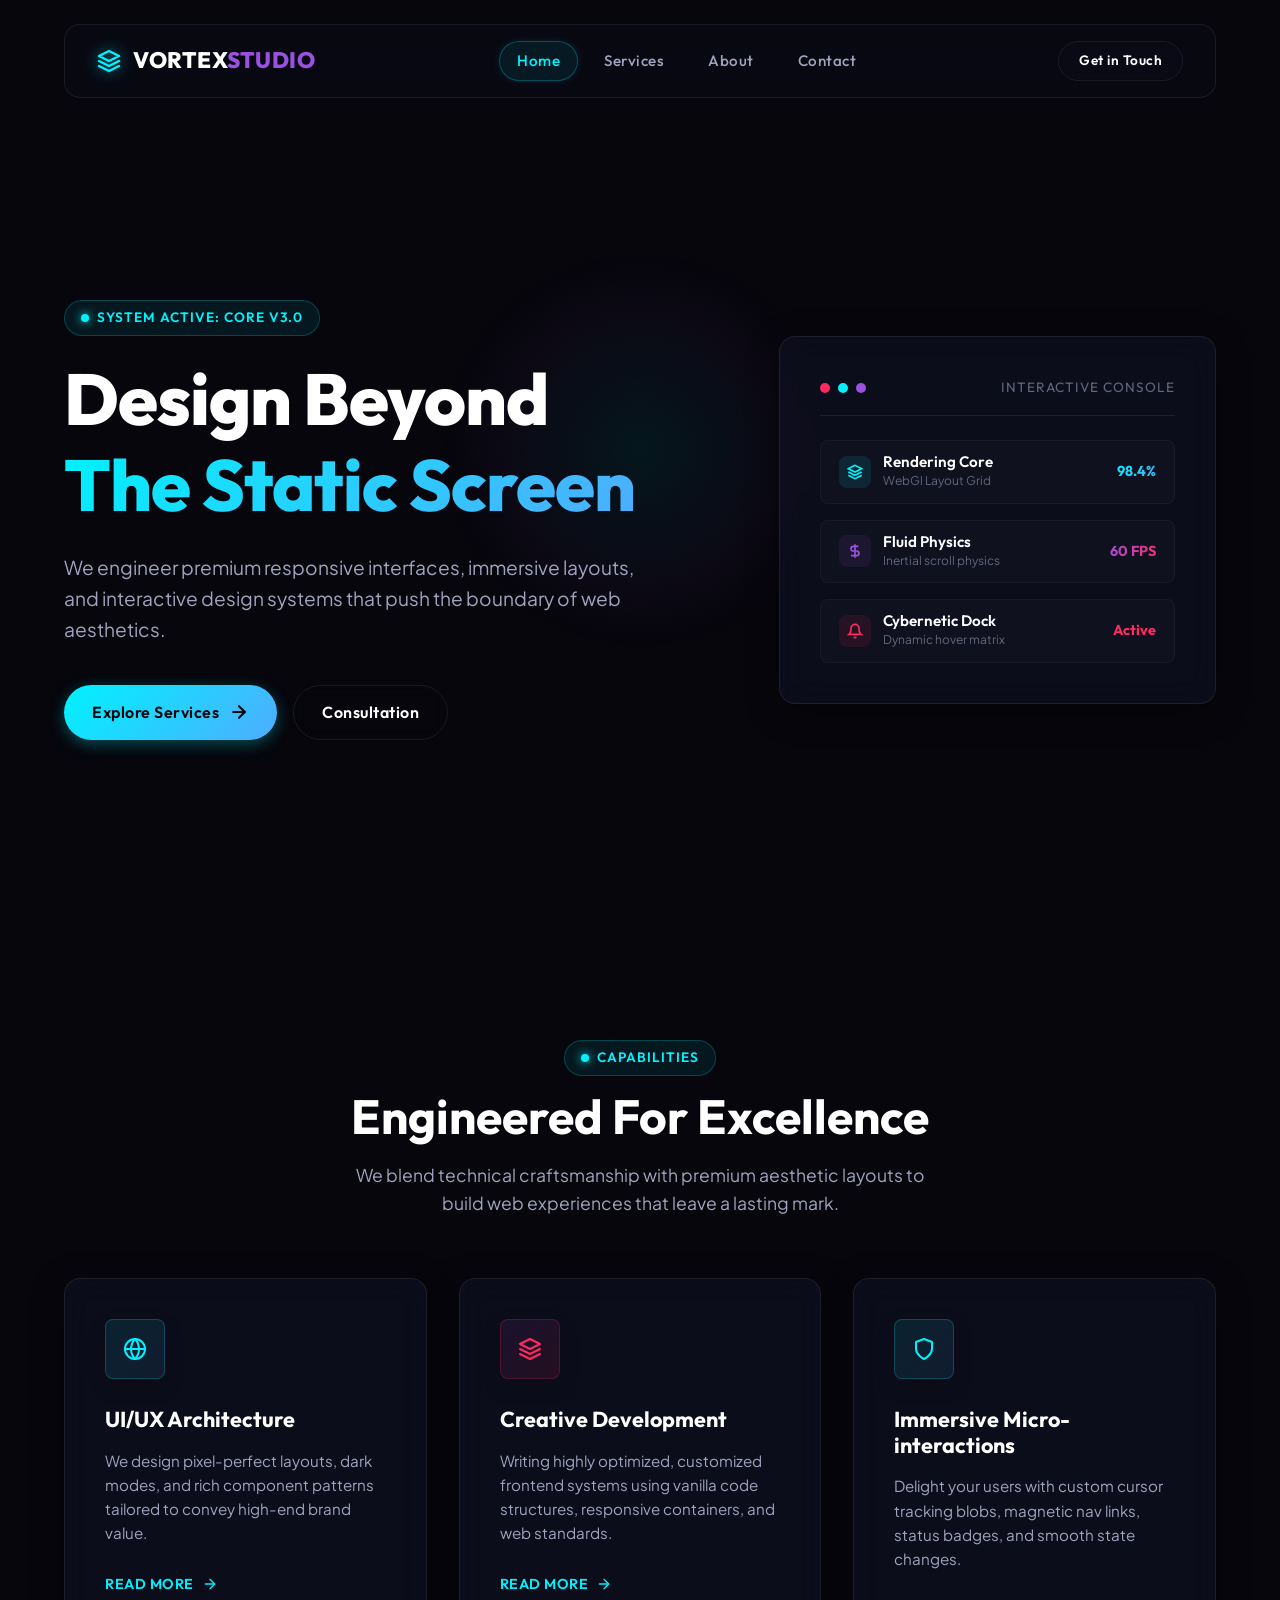
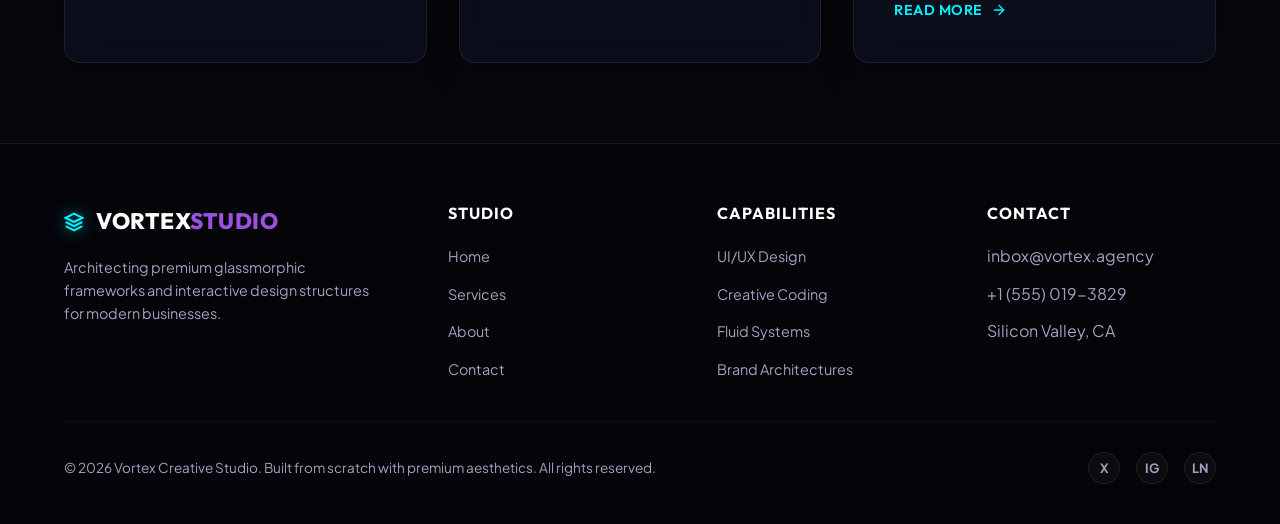
<file: index.html>
<!DOCTYPE html>
<html lang="en">
<head>
  <meta charset="UTF-8">
  <meta name="viewport" content="width=device-width, initial-scale=1.0">
  <title>Vortex Studio | Immersive Digital Architectures</title>
  <meta name="description" content="Vortex Studio builds high-end glassmorphic interfaces, interactive applications, and premium brand designs.">
  <link rel="stylesheet" href="style.css">
</head>
<body>

  <!-- Interactive mouse glow tracking background -->
  <div class="interactive-cursor-glow" id="cursor-glow"></div>

  <!-- HUD Navigation Dock (Fixed & Persistent) -->
  <header class="hud-header" id="main-header">
    <div class="container">
      <nav class="hud-nav" id="hud-navigation">
        <!-- Logo -->
        <a href="index.html" class="hud-logo" id="logo-link">
          <svg width="24" height="24" viewBox="0 0 24 24" fill="none" stroke="currentColor" stroke-width="2.5" stroke-linecap="round" stroke-linejoin="round">
            <path d="M12 2L2 7l10 5 10-5-10-5zM2 17l10 5 10-5M2 12l10 5 10-5"/>
          </svg>
          <span>VORTEX<span>STUDIO</span></span>
        </a>

        <!-- Desktop Navigation Items -->
        <div class="hud-menu-container">
          <ul class="hud-menu" id="hud-menu-list">
            <li><a href="index.html" class="hud-link active" id="link-home">Home</a></li>
            <li><a href="services.html" class="hud-link" id="link-services">Services</a></li>
            <li><a href="about.html" class="hud-link" id="link-about">About</a></li>
            <li><a href="contact.html" class="hud-link" id="link-contact">Contact</a></li>
          </ul>
          <!-- Floating background indicator pill -->
          <div class="nav-indicator-pill" id="nav-indicator"></div>
        </div>

        <!-- Action Button -->
        <div class="hud-actions">
          <a href="contact.html" class="cyber-btn cyber-btn-secondary" style="padding: 8px 20px; font-size: 0.85rem;">Get in Touch</a>
        </div>

        <!-- Hamburger toggle for mobile devices -->
        <button class="hud-hamburger" id="hamburger-btn" aria-label="Toggle Navigation">
          <svg viewBox="0 0 24 24" fill="none" stroke="currentColor" stroke-width="2" stroke-linecap="round">
            <line x1="3" y1="12" x2="21" y2="12" id="line-mid"></line>
            <line x1="3" y1="6" x2="21" y2="6" id="line-top"></line>
            <line x1="3" y1="18" x2="21" y2="18" id="line-bot"></line>
          </svg>
        </button>
      </nav>
    </div>
  </header>

  <!-- Mobile Drawer Overlay -->
  <div class="mobile-drawer" id="mobile-navigation-drawer">
    <ul class="mobile-menu">
      <li><a href="index.html" class="mobile-link active" id="mob-link-home">Home</a></li>
      <li><a href="services.html" class="mobile-link" id="mob-link-services">Services</a></li>
      <li><a href="about.html" class="mobile-link" id="mob-link-about">About</a></li>
      <li><a href="contact.html" class="mobile-link" id="mob-link-contact">Contact</a></li>
      <li style="margin-top: 20px;">
        <a href="contact.html" class="cyber-btn cyber-btn-primary">Initiate Project</a>
      </li>
    </ul>
  </div>

  <!-- Hero Section -->
  <section class="section">
    <div class="container hero-layout">
      <!-- Left Hero Column -->
      <div class="hero-content">
        <div class="status-badge">
          <span></span>System Active: Core v3.0
        </div>
        <h1>Design Beyond <br><span class="text-gradient">The Static Screen</span></h1>
        <p class="subtitle">We engineer premium responsive interfaces, immersive layouts, and interactive design systems that push the boundary of web aesthetics.</p>
        <div class="hero-actions">
          <a href="services.html" class="cyber-btn cyber-btn-primary">Explore Services
            <svg width="20" height="20" viewBox="0 0 24 24" fill="none" stroke="currentColor" stroke-width="2.5" stroke-linecap="round" stroke-linejoin="round">
              <line x1="5" y1="12" x2="19" y2="12"></line>
              <polyline points="12 5 19 12 12 19"></polyline>
            </svg>
          </a>
          <a href="contact.html" class="cyber-btn cyber-btn-secondary">Consultation</a>
        </div>
      </div>

      <!-- Right Interactive Mock HUD Panel -->
      <div class="hero-visual">
        <div class="glass-panel hud-mockup">
          <div class="mockup-header">
            <div class="mockup-dots">
              <span></span>
              <span></span>
              <span></span>
            </div>
            <div class="mockup-title">Interactive Console</div>
          </div>
          <div class="mockup-body">
            <div class="mockup-row">
              <div class="mockup-row-left">
                <div class="mockup-icon">
                  <svg width="16" height="16" viewBox="0 0 24 24" fill="none" stroke="currentColor" stroke-width="2.5">
                    <polygon points="12 2 2 7 12 12 22 7 12 2"></polygon>
                    <polyline points="2 17 12 22 22 17"></polyline>
                    <polyline points="2 12 12 17 22 12"></polyline>
                  </svg>
                </div>
                <div class="mockup-text">
                  <h4>Rendering Core</h4>
                  <p>WebGl Layout Grid</p>
                </div>
              </div>
              <div class="mockup-val text-gradient">98.4%</div>
            </div>
            <div class="mockup-row">
              <div class="mockup-row-left">
                <div class="mockup-icon">
                  <svg width="16" height="16" viewBox="0 0 24 24" fill="none" stroke="currentColor" stroke-width="2.5">
                    <path d="M12 2v20M17 5H9.5a3.5 3.5 0 0 0 0 7h5a3.5 3.5 0 0 1 0 7H6"></path>
                  </svg>
                </div>
                <div class="mockup-text">
                  <h4>Fluid Physics</h4>
                  <p>Inertial scroll physics</p>
                </div>
              </div>
              <div class="mockup-val text-gradient-purple">60 FPS</div>
            </div>
            <div class="mockup-row">
              <div class="mockup-row-left">
                <div class="mockup-icon">
                  <svg width="16" height="16" viewBox="0 0 24 24" fill="none" stroke="currentColor" stroke-width="2.5">
                    <path d="M18 8A6 6 0 0 0 6 8c0 7-3 9-3 9h18s-3-2-3-9M13.73 21a2 2 0 0 1-3.46 0"></path>
                  </svg>
                </div>
                <div class="mockup-text">
                  <h4>Cybernetic Dock</h4>
                  <p>Dynamic hover matrix</p>
                </div>
              </div>
              <div class="mockup-val" style="color: var(--accent-pink);">Active</div>
            </div>
          </div>
        </div>
      </div>
    </div>
  </section>

  <!-- Core Expertise / Features Section -->
  <section class="section" style="padding-top: 60px;">
    <div class="container">
      <div class="section-header">
        <div class="status-badge" style="margin-bottom: 12px;"><span></span>Capabilities</div>
        <h2>Engineered For Excellence</h2>
        <p>We blend technical craftsmanship with premium aesthetic layouts to build web experiences that leave a lasting mark.</p>
      </div>

      <div class="grid-features">
        <!-- Feature 1 -->
        <div class="glass-panel feature-card">
          <div class="feature-card-icon">
            <svg width="24" height="24" viewBox="0 0 24 24" fill="none" stroke="currentColor" stroke-width="2" stroke-linecap="round" stroke-linejoin="round">
              <circle cx="12" cy="12" r="10"></circle>
              <line x1="2" y1="12" x2="22" y2="12"></line>
              <path d="M12 2a15.3 15.3 0 0 1 4 10 15.3 15.3 0 0 1-4 10 15.3 15.3 0 0 1-4-10 15.3 15.3 0 0 1 4-10z"></path>
            </svg>
          </div>
          <h3>UI/UX Architecture</h3>
          <p>We design pixel-perfect layouts, dark modes, and rich component patterns tailored to convey high-end brand value.</p>
          <a href="services.html" class="feature-link">Read More
            <svg width="16" height="16" viewBox="0 0 24 24" fill="none" stroke="currentColor" stroke-width="2" stroke-linecap="round" stroke-linejoin="round">
              <line x1="5" y1="12" x2="19" y2="12"></line>
              <polyline points="12 5 19 12 12 19"></polyline>
            </svg>
          </a>
        </div>

        <!-- Feature 2 -->
        <div class="glass-panel feature-card">
          <div class="feature-card-icon">
            <svg width="24" height="24" viewBox="0 0 24 24" fill="none" stroke="currentColor" stroke-width="2" stroke-linecap="round" stroke-linejoin="round">
              <polygon points="12 2 2 7 12 12 22 7 12 2"></polygon>
              <polyline points="2 17 12 22 22 17"></polyline>
              <polyline points="2 12 12 17 22 12"></polyline>
            </svg>
          </div>
          <h3>Creative Development</h3>
          <p>Writing highly optimized, customized frontend systems using vanilla code structures, responsive containers, and web standards.</p>
          <a href="services.html" class="feature-link">Read More
            <svg width="16" height="16" viewBox="0 0 24 24" fill="none" stroke="currentColor" stroke-width="2" stroke-linecap="round" stroke-linejoin="round">
              <line x1="5" y1="12" x2="19" y2="12"></line>
              <polyline points="12 5 19 12 12 19"></polyline>
            </svg>
          </a>
        </div>

        <!-- Feature 3 -->
        <div class="glass-panel feature-card">
          <div class="feature-card-icon">
            <svg width="24" height="24" viewBox="0 0 24 24" fill="none" stroke="currentColor" stroke-width="2" stroke-linecap="round" stroke-linejoin="round">
              <path d="M12 22s8-4 8-10V5l-8-3-8 3v7c0 6 8 10 8 10z"></path>
            </svg>
          </div>
          <h3>Immersive Micro-interactions</h3>
          <p>Delight your users with custom cursor tracking blobs, magnetic nav links, status badges, and smooth state changes.</p>
          <a href="services.html" class="feature-link">Read More
            <svg width="16" height="16" viewBox="0 0 24 24" fill="none" stroke="currentColor" stroke-width="2" stroke-linecap="round" stroke-linejoin="round">
              <line x1="5" y1="12" x2="19" y2="12"></line>
              <polyline points="12 5 19 12 12 19"></polyline>
            </svg>
          </a>
        </div>
      </div>
    </div>
  </section>

  <!-- Footer -->
  <footer class="footer">
    <div class="container">
      <div class="footer-top">
        <div class="footer-brand">
          <a href="index.html" class="hud-logo">
            <svg width="20" height="20" viewBox="0 0 24 24" fill="none" stroke="currentColor" stroke-width="2.5">
              <path d="M12 2L2 7l10 5 10-5-10-5zM2 17l10 5 10-5M2 12l10 5 10-5"/>
            </svg>
            <span>VORTEX<span>STUDIO</span></span>
          </a>
          <p>Architecting premium glassmorphic frameworks and interactive design structures for modern businesses.</p>
        </div>
        <div class="footer-links">
          <h4>Studio</h4>
          <ul>
            <li><a href="index.html">Home</a></li>
            <li><a href="services.html">Services</a></li>
            <li><a href="about.html">About</a></li>
            <li><a href="contact.html">Contact</a></li>
          </ul>
        </div>
        <div class="footer-links">
          <h4>Capabilities</h4>
          <ul>
            <li><a href="services.html">UI/UX Design</a></li>
            <li><a href="services.html">Creative Coding</a></li>
            <li><a href="services.html">Fluid Systems</a></li>
            <li><a href="services.html">Brand Architectures</a></li>
          </ul>
        </div>
        <div class="footer-links">
          <h4>Contact</h4>
          <ul>
            <li><span style="color: var(--text-secondary);">inbox@vortex.agency</span></li>
            <li><span style="color: var(--text-secondary);">+1 (555) 019-3829</span></li>
            <li><span style="color: var(--text-secondary);">Silicon Valley, CA</span></li>
          </ul>
        </div>
      </div>
      <div class="footer-bottom">
        <p>&copy; 2026 Vortex Creative Studio. Built from scratch with premium aesthetics. All rights reserved.</p>
        <div class="footer-socials">
          <a href="#" class="team-social-link"><span style="font-size: 0.8rem; font-weight: bold;">X</span></a>
          <a href="#" class="team-social-link"><span style="font-size: 0.8rem; font-weight: bold;">IG</span></a>
          <a href="#" class="team-social-link"><span style="font-size: 0.8rem; font-weight: bold;">LN</span></a>
        </div>
      </div>
    </div>
  </footer>

  <script src="script.js"></script>
</body>
</html>
</file>
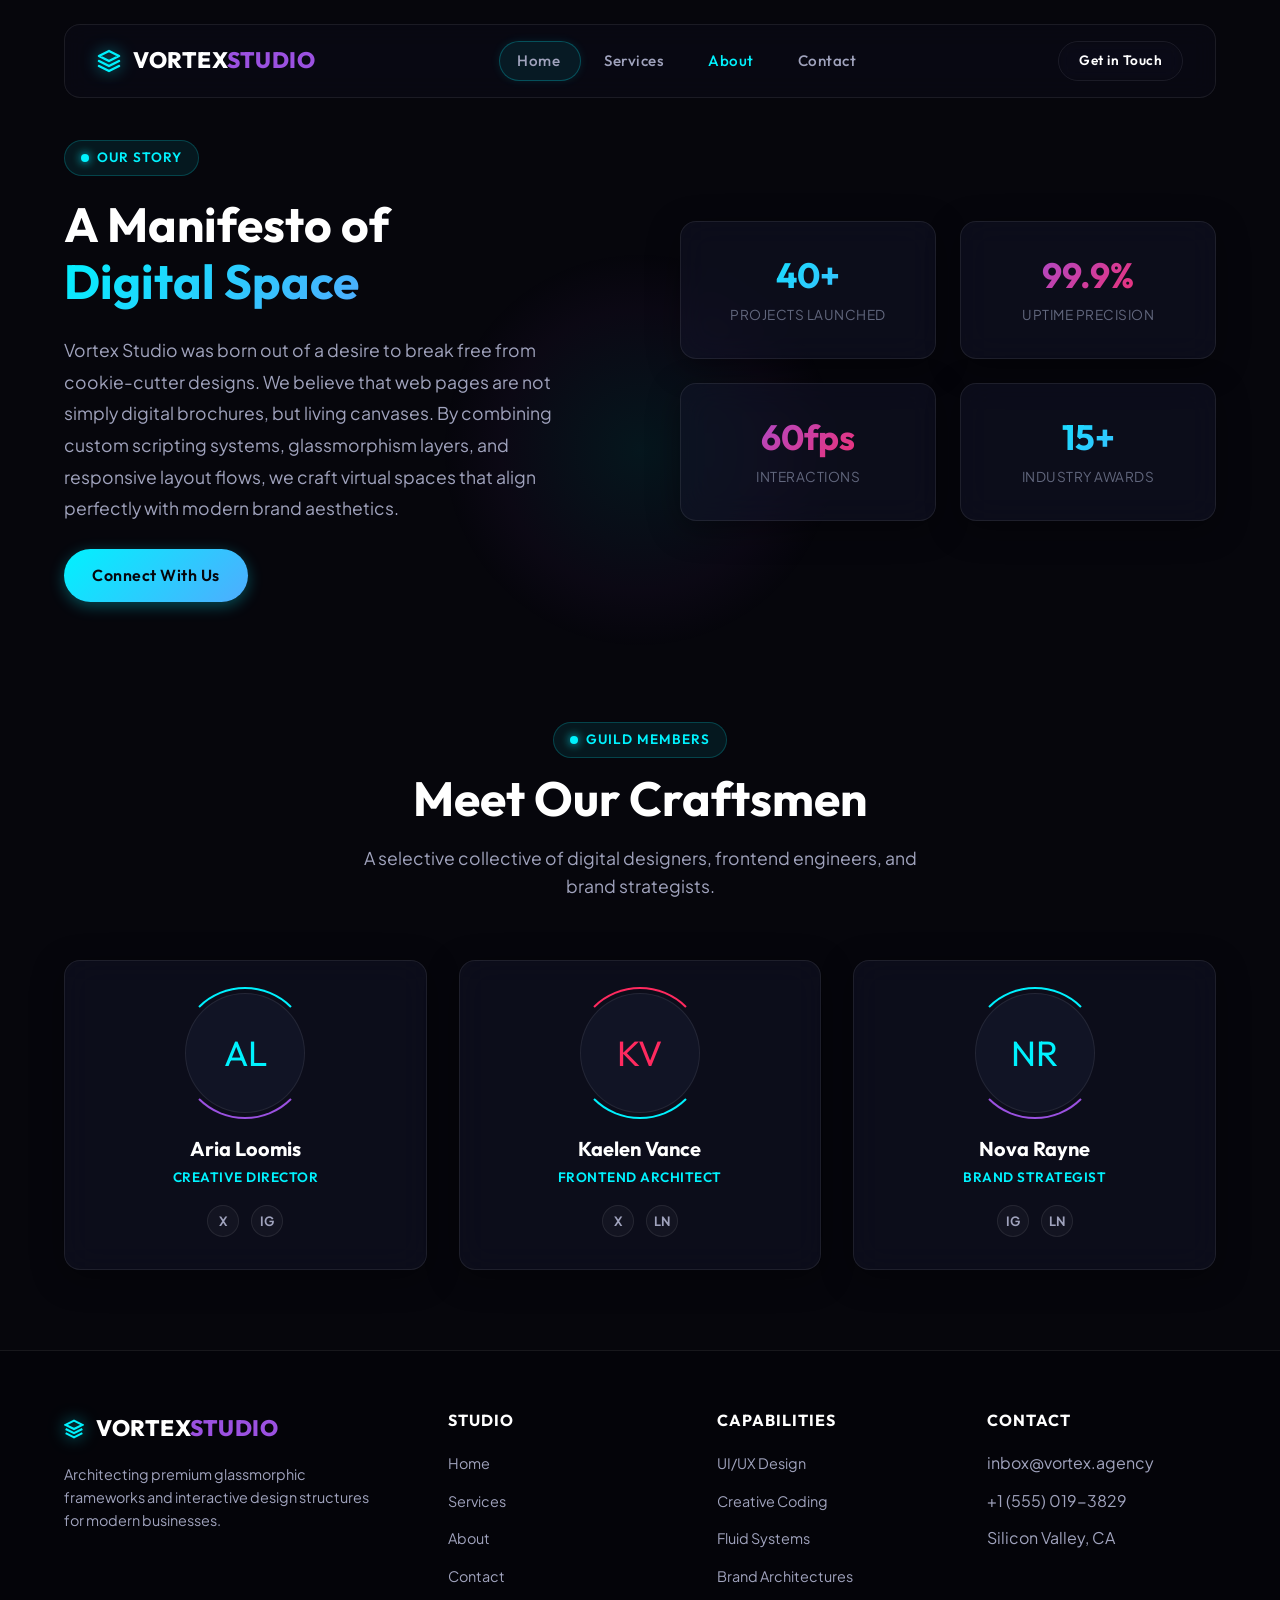
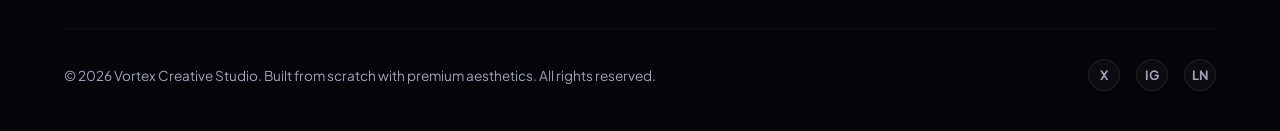
<file: about.html>
<!DOCTYPE html>
<html lang="en">
<head>
  <meta charset="UTF-8">
  <meta name="viewport" content="width=device-width, initial-scale=1.0">
  <title>Vortex Studio | About Us</title>
  <meta name="description" content="Learn about Vortex Studio, our design manifesto, creative philosophy, and our team of digital craftsmen.">
  <link rel="stylesheet" href="style.css">
</head>
<body>

  <!-- Interactive mouse glow tracking background -->
  <div class="interactive-cursor-glow" id="cursor-glow"></div>

  <!-- HUD Navigation Dock (Fixed & Persistent) -->
  <header class="hud-header" id="main-header">
    <div class="container">
      <nav class="hud-nav" id="hud-navigation">
        <!-- Logo -->
        <a href="index.html" class="hud-logo" id="logo-link">
          <svg width="24" height="24" viewBox="0 0 24 24" fill="none" stroke="currentColor" stroke-width="2.5" stroke-linecap="round" stroke-linejoin="round">
            <path d="M12 2L2 7l10 5 10-5-10-5zM2 17l10 5 10-5M2 12l10 5 10-5"/>
          </svg>
          <span>VORTEX<span>STUDIO</span></span>
        </a>

        <!-- Desktop Navigation Items -->
        <div class="hud-menu-container">
          <ul class="hud-menu" id="hud-menu-list">
            <li><a href="index.html" class="hud-link" id="link-home">Home</a></li>
            <li><a href="services.html" class="hud-link" id="link-services">Services</a></li>
            <li><a href="about.html" class="hud-link active" id="link-about">About</a></li>
            <li><a href="contact.html" class="hud-link" id="link-contact">Contact</a></li>
          </ul>
          <!-- Floating background indicator pill -->
          <div class="nav-indicator-pill" id="nav-indicator"></div>
        </div>

        <!-- Action Button -->
        <div class="hud-actions">
          <a href="contact.html" class="cyber-btn cyber-btn-secondary" style="padding: 8px 20px; font-size: 0.85rem;">Get in Touch</a>
        </div>

        <!-- Hamburger toggle for mobile devices -->
        <button class="hud-hamburger" id="hamburger-btn" aria-label="Toggle Navigation">
          <svg viewBox="0 0 24 24" fill="none" stroke="currentColor" stroke-width="2" stroke-linecap="round">
            <line x1="3" y1="12" x2="21" y2="12" id="line-mid"></line>
            <line x1="3" y1="6" x2="21" y2="6" id="line-top"></line>
            <line x1="3" y1="18" x2="21" y2="18" id="line-bot"></line>
          </svg>
        </button>
      </nav>
    </div>
  </header>

  <!-- Mobile Drawer Overlay -->
  <div class="mobile-drawer" id="mobile-navigation-drawer">
    <ul class="mobile-menu">
      <li><a href="index.html" class="mobile-link" id="mob-link-home">Home</a></li>
      <li><a href="services.html" class="mobile-link" id="mob-link-services">Services</a></li>
      <li><a href="about.html" class="mobile-link active" id="mob-link-about">About</a></li>
      <li><a href="contact.html" class="mobile-link" id="mob-link-contact">Contact</a></li>
      <li style="margin-top: 20px;">
        <a href="contact.html" class="cyber-btn cyber-btn-primary">Initiate Project</a>
      </li>
    </ul>
  </div>

  <!-- About Section -->
  <section class="section">
    <div class="container">
      <div class="about-grid-manifesto">
        <!-- Manifesto Left -->
        <div>
          <div class="status-badge"><span></span>Our Story</div>
          <h2>A Manifesto of <br><span class="text-gradient">Digital Space</span></h2>
          <p style="margin: 24px 0; font-size: 1.1rem; line-height: 1.8;">Vortex Studio was born out of a desire to break free from cookie-cutter designs. We believe that web pages are not simply digital brochures, but living canvases. By combining custom scripting systems, glassmorphism layers, and responsive layout flows, we craft virtual spaces that align perfectly with modern brand aesthetics.</p>
          <a href="contact.html" class="cyber-btn cyber-btn-primary">Connect With Us</a>
        </div>

        <!-- Stats Grid Right -->
        <div class="stats-card-group">
          <div class="glass-panel stat-mini-card">
            <h3 class="text-gradient">40+</h3>
            <p>Projects Launched</p>
          </div>
          <div class="glass-panel stat-mini-card">
            <h3 class="text-gradient-purple">99.9%</h3>
            <p>Uptime Precision</p>
          </div>
          <div class="glass-panel stat-mini-card">
            <h3 class="text-gradient-purple">60fps</h3>
            <p>Interactions</p>
          </div>
          <div class="glass-panel stat-mini-card">
            <h3 class="text-gradient">15+</h3>
            <p>Industry Awards</p>
          </div>
        </div>
      </div>
    </div>
  </section>

  <!-- Team Members Section -->
  <section class="section" style="padding-top: 40px;">
    <div class="container">
      <div class="section-header">
        <div class="status-badge" style="margin-bottom: 12px;"><span></span>Guild members</div>
        <h2>Meet Our Craftsmen</h2>
        <p>A selective collective of digital designers, frontend engineers, and brand strategists.</p>
      </div>

      <div class="team-grid">
        <!-- Team 1 -->
        <div class="glass-panel team-card">
          <div class="team-avatar-wrapper">
            <div class="team-avatar-ring"></div>
            <div class="team-avatar">AL</div>
          </div>
          <h3>Aria Loomis</h3>
          <p>Creative Director</p>
          <div class="team-socials">
            <a href="#" class="team-social-link"><span style="font-size: 0.8rem; font-weight: bold;">X</span></a>
            <a href="#" class="team-social-link"><span style="font-size: 0.8rem; font-weight: bold;">IG</span></a>
          </div>
        </div>

        <!-- Team 2 -->
        <div class="glass-panel team-card">
          <div class="team-avatar-wrapper">
            <div class="team-avatar-ring" style="border-top-color: var(--accent-pink); border-bottom-color: var(--accent-cyan);"></div>
            <div class="team-avatar" style="color: var(--accent-pink);">KV</div>
          </div>
          <h3>Kaelen Vance</h3>
          <p>Frontend Architect</p>
          <div class="team-socials">
            <a href="#" class="team-social-link"><span style="font-size: 0.8rem; font-weight: bold;">X</span></a>
            <a href="#" class="team-social-link"><span style="font-size: 0.8rem; font-weight: bold;">LN</span></a>
          </div>
        </div>

        <!-- Team 3 -->
        <div class="glass-panel team-card">
          <div class="team-avatar-wrapper">
            <div class="team-avatar-ring"></div>
            <div class="team-avatar">NR</div>
          </div>
          <h3>Nova Rayne</h3>
          <p>Brand Strategist</p>
          <div class="team-socials">
            <a href="#" class="team-social-link"><span style="font-size: 0.8rem; font-weight: bold;">IG</span></a>
            <a href="#" class="team-social-link"><span style="font-size: 0.8rem; font-weight: bold;">LN</span></a>
          </div>
        </div>
      </div>
    </div>
  </section>

  <!-- Footer -->
  <footer class="footer">
    <div class="container">
      <div class="footer-top">
        <div class="footer-brand">
          <a href="index.html" class="hud-logo">
            <svg width="20" height="20" viewBox="0 0 24 24" fill="none" stroke="currentColor" stroke-width="2.5">
              <path d="M12 2L2 7l10 5 10-5-10-5zM2 17l10 5 10-5M2 12l10 5 10-5"/>
            </svg>
            <span>VORTEX<span>STUDIO</span></span>
          </a>
          <p>Architecting premium glassmorphic frameworks and interactive design structures for modern businesses.</p>
        </div>
        <div class="footer-links">
          <h4>Studio</h4>
          <ul>
            <li><a href="index.html">Home</a></li>
            <li><a href="services.html">Services</a></li>
            <li><a href="about.html">About</a></li>
            <li><a href="contact.html">Contact</a></li>
          </ul>
        </div>
        <div class="footer-links">
          <h4>Capabilities</h4>
          <ul>
            <li><a href="services.html">UI/UX Design</a></li>
            <li><a href="services.html">Creative Coding</a></li>
            <li><a href="services.html">Fluid Systems</a></li>
            <li><a href="services.html">Brand Architectures</a></li>
          </ul>
        </div>
        <div class="footer-links">
          <h4>Contact</h4>
          <ul>
            <li><span style="color: var(--text-secondary);">inbox@vortex.agency</span></li>
            <li><span style="color: var(--text-secondary);">+1 (555) 019-3829</span></li>
            <li><span style="color: var(--text-secondary);">Silicon Valley, CA</span></li>
          </ul>
        </div>
      </div>
      <div class="footer-bottom">
        <p>&copy; 2026 Vortex Creative Studio. Built from scratch with premium aesthetics. All rights reserved.</p>
        <div class="footer-socials">
          <a href="#" class="team-social-link"><span style="font-size: 0.8rem; font-weight: bold;">X</span></a>
          <a href="#" class="team-social-link"><span style="font-size: 0.8rem; font-weight: bold;">IG</span></a>
          <a href="#" class="team-social-link"><span style="font-size: 0.8rem; font-weight: bold;">LN</span></a>
        </div>
      </div>
    </div>
  </footer>

  <script src="script.js"></script>
</body>
</html>
</file>
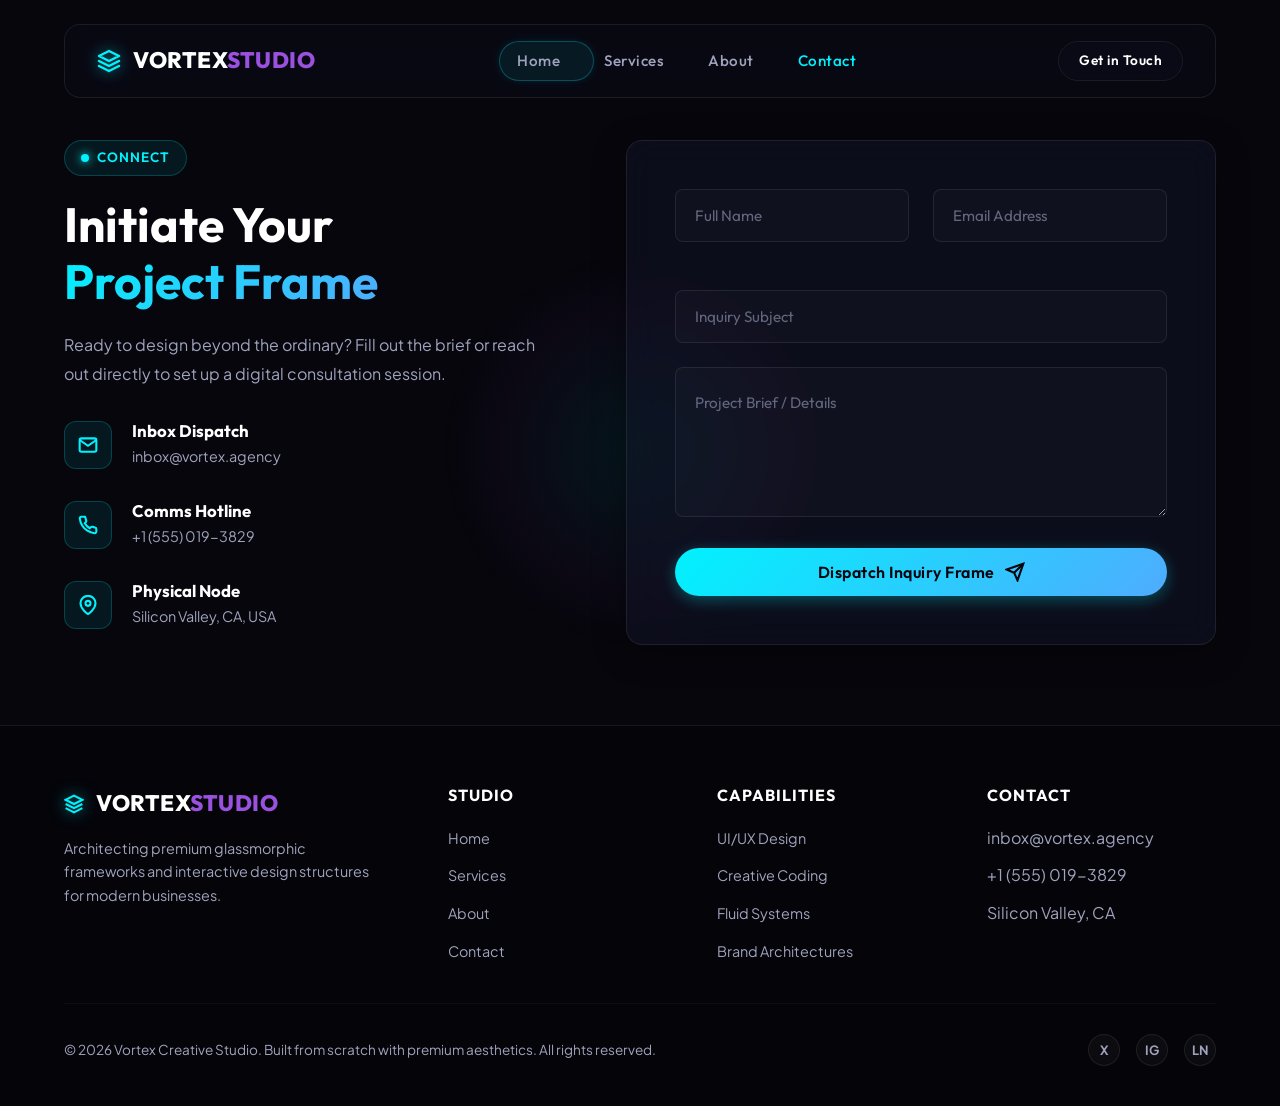
<file: contact.html>
<!DOCTYPE html>
<html lang="en">
<head>
  <meta charset="UTF-8">
  <meta name="viewport" content="width=device-width, initial-scale=1.0">
  <title>Vortex Studio | Contact & Inquiry</title>
  <meta name="description" content="Get in touch with Vortex Studio. Submit inquiries, project briefs, or consultation requests.">
  <link rel="stylesheet" href="style.css">
</head>
<body>

  <!-- Interactive mouse glow tracking background -->
  <div class="interactive-cursor-glow" id="cursor-glow"></div>

  <!-- HUD Navigation Dock (Fixed & Persistent) -->
  <header class="hud-header" id="main-header">
    <div class="container">
      <nav class="hud-nav" id="hud-navigation">
        <!-- Logo -->
        <a href="index.html" class="hud-logo" id="logo-link">
          <svg width="24" height="24" viewBox="0 0 24 24" fill="none" stroke="currentColor" stroke-width="2.5" stroke-linecap="round" stroke-linejoin="round">
            <path d="M12 2L2 7l10 5 10-5-10-5zM2 17l10 5 10-5M2 12l10 5 10-5"/>
          </svg>
          <span>VORTEX<span>STUDIO</span></span>
        </a>

        <!-- Desktop Navigation Items -->
        <div class="hud-menu-container">
          <ul class="hud-menu" id="hud-menu-list">
            <li><a href="index.html" class="hud-link" id="link-home">Home</a></li>
            <li><a href="services.html" class="hud-link" id="link-services">Services</a></li>
            <li><a href="about.html" class="hud-link" id="link-about">About</a></li>
            <li><a href="contact.html" class="hud-link active" id="link-contact">Contact</a></li>
          </ul>
          <!-- Floating background indicator pill -->
          <div class="nav-indicator-pill" id="nav-indicator"></div>
        </div>

        <!-- Action Button -->
        <div class="hud-actions">
          <a href="contact.html" class="cyber-btn cyber-btn-secondary" style="padding: 8px 20px; font-size: 0.85rem;">Get in Touch</a>
        </div>

        <!-- Hamburger toggle for mobile devices -->
        <button class="hud-hamburger" id="hamburger-btn" aria-label="Toggle Navigation">
          <svg viewBox="0 0 24 24" fill="none" stroke="currentColor" stroke-width="2" stroke-linecap="round">
            <line x1="3" y1="12" x2="21" y2="12" id="line-mid"></line>
            <line x1="3" y1="6" x2="21" y2="6" id="line-top"></line>
            <line x1="3" y1="18" x2="21" y2="18" id="line-bot"></line>
          </svg>
        </button>
      </nav>
    </div>
  </header>

  <!-- Mobile Drawer Overlay -->
  <div class="mobile-drawer" id="mobile-navigation-drawer">
    <ul class="mobile-menu">
      <li><a href="index.html" class="mobile-link" id="mob-link-home">Home</a></li>
      <li><a href="services.html" class="mobile-link" id="mob-link-services">Services</a></li>
      <li><a href="about.html" class="mobile-link" id="mob-link-about">About</a></li>
      <li><a href="contact.html" class="mobile-link active" id="mob-link-contact">Contact</a></li>
      <li style="margin-top: 20px;">
        <a href="contact.html" class="cyber-btn cyber-btn-primary">Initiate Project</a>
      </li>
    </ul>
  </div>

  <!-- Contact Section -->
  <section class="section">
    <div class="container contact-layout">
      <!-- Contact Info Left -->
      <div class="contact-info">
        <div>
          <div class="status-badge"><span></span>Connect</div>
          <h2>Initiate Your <br><span class="text-gradient">Project Frame</span></h2>
          <p style="margin-top: 20px; line-height: 1.8;">Ready to design beyond the ordinary? Fill out the brief or reach out directly to set up a digital consultation session.</p>
        </div>

        <!-- Contact Detail Cards -->
        <div class="contact-card-item">
          <div class="contact-card-icon">
            <svg width="20" height="20" viewBox="0 0 24 24" fill="none" stroke="currentColor" stroke-width="2.5">
              <path d="M4 4h16c1.1 0 2 .9 2 2v12c0 1.1-.9 2-2 2H4c-1.1 0-2-.9-2-2V6c0-1.1.9-2 2-2z"></path>
              <polyline points="22,6 12,13 2,6"></polyline>
            </svg>
          </div>
          <div class="contact-card-detail">
            <h4>Inbox Dispatch</h4>
            <p>inbox@vortex.agency</p>
          </div>
        </div>

        <div class="contact-card-item">
          <div class="contact-card-icon">
            <svg width="20" height="20" viewBox="0 0 24 24" fill="none" stroke="currentColor" stroke-width="2.5">
              <path d="M22 16.92v3a2 2 0 0 1-2.18 2 19.79 19.79 0 0 1-8.63-3.07 19.5 19.5 0 0 1-6-6 19.79 19.79 0 0 1-3.07-8.67A2 2 0 0 1 4.11 2h3a2 2 0 0 1 2 1.72 12.84 12.84 0 0 0 .7 2.81 2 2 0 0 1-.45 2.11L8.09 9.91a16 16 0 0 0 6 6l1.27-1.27a2 2 0 0 1 2.11-.45 12.84 12.84 0 0 0 2.81.7A2 2 0 0 1 22 16.92z"></path>
            </svg>
          </div>
          <div class="contact-card-detail">
            <h4>Comms Hotline</h4>
            <p>+1 (555) 019-3829</p>
          </div>
        </div>

        <div class="contact-card-item">
          <div class="contact-card-icon">
            <svg width="20" height="20" viewBox="0 0 24 24" fill="none" stroke="currentColor" stroke-width="2.5">
              <path d="M21 10c0 7-9 13-9 13s-9-6-9-13a9 9 0 0 1 18 0z"></path>
              <circle cx="12" cy="10" r="3"></circle>
            </svg>
          </div>
          <div class="contact-card-detail">
            <h4>Physical Node</h4>
            <p>Silicon Valley, CA, USA</p>
          </div>
        </div>
      </div>

      <!-- Contact Form Right -->
      <div class="glass-panel contact-form-panel">
        <form id="project-inquiry-form" novalidate>
          <div class="form-group-grid">
            <!-- Full Name -->
            <div class="form-field">
              <input type="text" id="form-name" class="form-input" placeholder=" " required>
              <label for="form-name" class="form-label">Full Name</label>
              <div class="form-feedback" id="feedback-name">Please specify your name.</div>
            </div>

            <!-- Email Address -->
            <div class="form-field">
              <input type="email" id="form-email" class="form-input" placeholder=" " required>
              <label for="form-email" class="form-label">Email Address</label>
              <div class="form-feedback" id="feedback-email">Please specify a valid email.</div>
            </div>
          </div>

          <!-- Subject -->
          <div class="form-field">
            <input type="text" id="form-subject" class="form-input" placeholder=" " required>
            <label for="form-subject" class="form-label">Inquiry Subject</label>
            <div class="form-feedback" id="feedback-subject">Specify the subject of inquiry.</div>
          </div>

          <!-- Project Brief -->
          <div class="form-field">
            <textarea id="form-message" class="form-input" placeholder=" " required></textarea>
            <label for="form-message" class="form-label">Project Brief / Details</label>
            <div class="form-feedback" id="feedback-message">Please provide some details.</div>
          </div>

          <!-- Submit Button -->
          <button type="submit" class="cyber-btn cyber-btn-primary" style="width: 100%; justify-content: center;">
            Dispatch Inquiry Frame
            <svg width="20" height="20" viewBox="0 0 24 24" fill="none" stroke="currentColor" stroke-width="2.5">
              <line x1="22" y1="2" x2="11" y2="13"></line>
              <polygon points="22 2 15 22 11 13 2 9 22 2"></polygon>
            </svg>
          </button>
        </form>
      </div>
    </div>
  </section>

  <!-- Footer -->
  <footer class="footer">
    <div class="container">
      <div class="footer-top">
        <div class="footer-brand">
          <a href="index.html" class="hud-logo">
            <svg width="20" height="20" viewBox="0 0 24 24" fill="none" stroke="currentColor" stroke-width="2.5">
              <path d="M12 2L2 7l10 5 10-5-10-5zM2 17l10 5 10-5M2 12l10 5 10-5"/>
            </svg>
            <span>VORTEX<span>STUDIO</span></span>
          </a>
          <p>Architecting premium glassmorphic frameworks and interactive design structures for modern businesses.</p>
        </div>
        <div class="footer-links">
          <h4>Studio</h4>
          <ul>
            <li><a href="index.html">Home</a></li>
            <li><a href="services.html">Services</a></li>
            <li><a href="about.html">About</a></li>
            <li><a href="contact.html">Contact</a></li>
          </ul>
        </div>
        <div class="footer-links">
          <h4>Capabilities</h4>
          <ul>
            <li><a href="services.html">UI/UX Design</a></li>
            <li><a href="services.html">Creative Coding</a></li>
            <li><a href="services.html">Fluid Systems</a></li>
            <li><a href="services.html">Brand Architectures</a></li>
          </ul>
        </div>
        <div class="footer-links">
          <h4>Contact</h4>
          <ul>
            <li><span style="color: var(--text-secondary);">inbox@vortex.agency</span></li>
            <li><span style="color: var(--text-secondary);">+1 (555) 019-3829</span></li>
            <li><span style="color: var(--text-secondary);">Silicon Valley, CA</span></li>
          </ul>
        </div>
      </div>
      <div class="footer-bottom">
        <p>&copy; 2026 Vortex Creative Studio. Built from scratch with premium aesthetics. All rights reserved.</p>
        <div class="footer-socials">
          <a href="#" class="team-social-link"><span style="font-size: 0.8rem; font-weight: bold;">X</span></a>
          <a href="#" class="team-social-link"><span style="font-size: 0.8rem; font-weight: bold;">IG</span></a>
          <a href="#" class="team-social-link"><span style="font-size: 0.8rem; font-weight: bold;">LN</span></a>
        </div>
      </div>
    </div>
  </footer>

  <script src="script.js"></script>
</body>
</html>
</file>
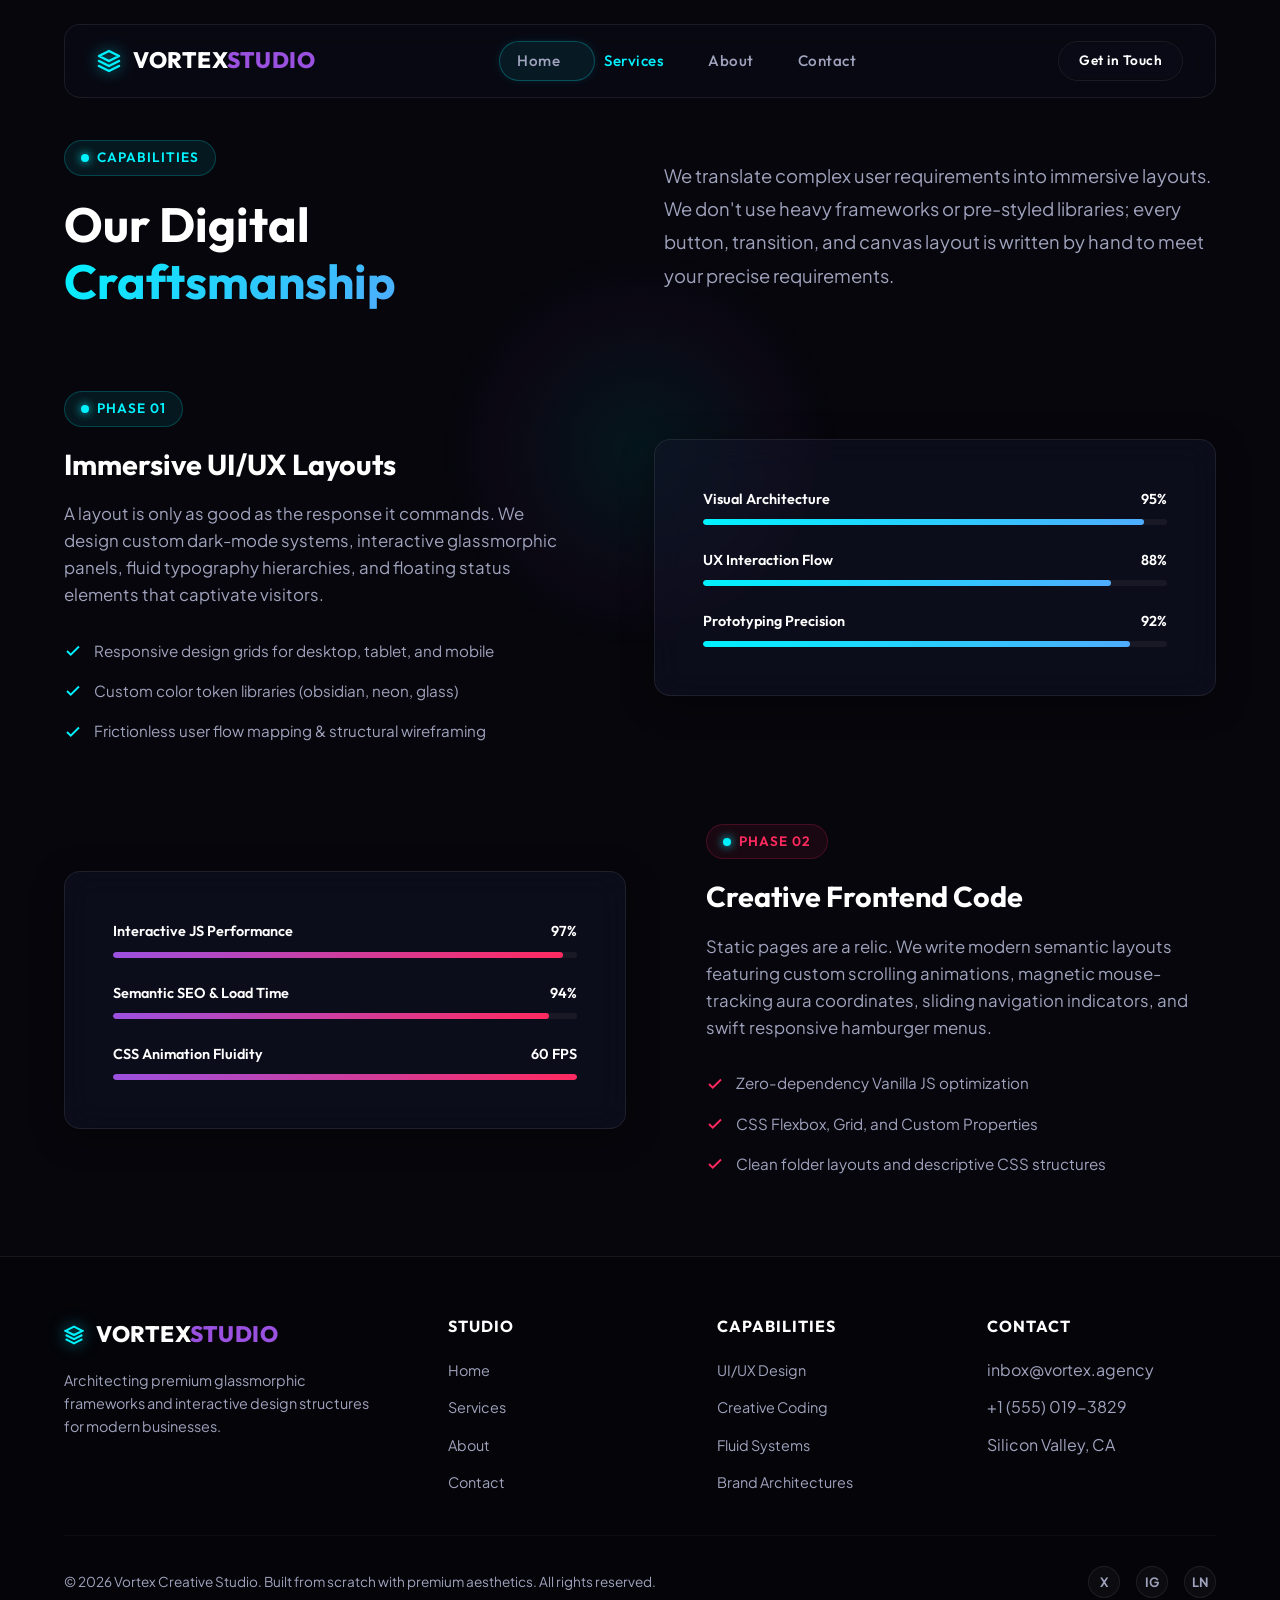
<file: services.html>
<!DOCTYPE html>
<html lang="en">
<head>
  <meta charset="UTF-8">
  <meta name="viewport" content="width=device-width, initial-scale=1.0">
  <title>Vortex Studio | Services & Capabilities</title>
  <meta name="description" content="Explore our premium services: UI/UX design, custom frontend development, brand architectures, and smooth interactive web application layouts.">
  <link rel="stylesheet" href="style.css">
</head>
<body>

  <!-- Interactive mouse glow tracking background -->
  <div class="interactive-cursor-glow" id="cursor-glow"></div>

  <!-- HUD Navigation Dock (Fixed & Persistent) -->
  <header class="hud-header" id="main-header">
    <div class="container">
      <nav class="hud-nav" id="hud-navigation">
        <!-- Logo -->
        <a href="index.html" class="hud-logo" id="logo-link">
          <svg width="24" height="24" viewBox="0 0 24 24" fill="none" stroke="currentColor" stroke-width="2.5" stroke-linecap="round" stroke-linejoin="round">
            <path d="M12 2L2 7l10 5 10-5-10-5zM2 17l10 5 10-5M2 12l10 5 10-5"/>
          </svg>
          <span>VORTEX<span>STUDIO</span></span>
        </a>

        <!-- Desktop Navigation Items -->
        <div class="hud-menu-container">
          <ul class="hud-menu" id="hud-menu-list">
            <li><a href="index.html" class="hud-link" id="link-home">Home</a></li>
            <li><a href="services.html" class="hud-link active" id="link-services">Services</a></li>
            <li><a href="about.html" class="hud-link" id="link-about">About</a></li>
            <li><a href="contact.html" class="hud-link" id="link-contact">Contact</a></li>
          </ul>
          <!-- Floating background indicator pill -->
          <div class="nav-indicator-pill" id="nav-indicator"></div>
        </div>

        <!-- Action Button -->
        <div class="hud-actions">
          <a href="contact.html" class="cyber-btn cyber-btn-secondary" style="padding: 8px 20px; font-size: 0.85rem;">Get in Touch</a>
        </div>

        <!-- Hamburger toggle for mobile devices -->
        <button class="hud-hamburger" id="hamburger-btn" aria-label="Toggle Navigation">
          <svg viewBox="0 0 24 24" fill="none" stroke="currentColor" stroke-width="2" stroke-linecap="round">
            <line x1="3" y1="12" x2="21" y2="12" id="line-mid"></line>
            <line x1="3" y1="6" x2="21" y2="6" id="line-top"></line>
            <line x1="3" y1="18" x2="21" y2="18" id="line-bot"></line>
          </svg>
        </button>
      </nav>
    </div>
  </header>

  <!-- Mobile Drawer Overlay -->
  <div class="mobile-drawer" id="mobile-navigation-drawer">
    <ul class="mobile-menu">
      <li><a href="index.html" class="mobile-link" id="mob-link-home">Home</a></li>
      <li><a href="services.html" class="mobile-link active" id="mob-link-services">Services</a></li>
      <li><a href="about.html" class="mobile-link" id="mob-link-about">About</a></li>
      <li><a href="contact.html" class="mobile-link" id="mob-link-contact">Contact</a></li>
      <li style="margin-top: 20px;">
        <a href="contact.html" class="cyber-btn cyber-btn-primary">Initiate Project</a>
      </li>
    </ul>
  </div>

  <!-- Services Section -->
  <section class="section">
    <div class="container">
      <div class="services-intro">
        <div>
          <div class="status-badge"><span></span>Capabilities</div>
          <h2>Our Digital <br><span class="text-gradient">Craftsmanship</span></h2>
        </div>
        <div>
          <p style="font-size: 1.15rem; line-height: 1.8;">We translate complex user requirements into immersive layouts. We don't use heavy frameworks or pre-styled libraries; every button, transition, and canvas layout is written by hand to meet your precise requirements.</p>
        </div>
      </div>

      <!-- Detailed Service Rows -->
      <div class="services-grid-detailed">
        <!-- Row 1: UI/UX -->
        <div class="service-row-item">
          <div class="service-row-content">
            <div class="status-badge"><span></span>Phase 01</div>
            <h3>Immersive UI/UX Layouts</h3>
            <p>A layout is only as good as the response it commands. We design custom dark-mode systems, interactive glassmorphic panels, fluid typography hierarchies, and floating status elements that captivate visitors.</p>
            <ul class="service-features-list">
              <li>
                <svg width="18" height="18" viewBox="0 0 24 24" fill="none" stroke="currentColor" stroke-width="2.5">
                  <polyline points="20 6 9 17 4 12"></polyline>
                </svg>
                Responsive design grids for desktop, tablet, and mobile
              </li>
              <li>
                <svg width="18" height="18" viewBox="0 0 24 24" fill="none" stroke="currentColor" stroke-width="2.5">
                  <polyline points="20 6 9 17 4 12"></polyline>
                </svg>
                Custom color token libraries (obsidian, neon, glass)
              </li>
              <li>
                <svg width="18" height="18" viewBox="0 0 24 24" fill="none" stroke="currentColor" stroke-width="2.5">
                  <polyline points="20 6 9 17 4 12"></polyline>
                </svg>
                Frictionless user flow mapping & structural wireframing
              </li>
            </ul>
          </div>
          <div class="service-row-visual">
            <div class="glass-panel">
              <div class="service-metric-bar">
                <div class="metric-header">
                  <span>Visual Architecture</span>
                  <span>95%</span>
                </div>
                <div class="metric-track">
                  <div class="metric-fill" data-percent="95%"></div>
                </div>
              </div>
              <div class="service-metric-bar">
                <div class="metric-header">
                  <span>UX Interaction Flow</span>
                  <span>88%</span>
                </div>
                <div class="metric-track">
                  <div class="metric-fill" data-percent="88%"></div>
                </div>
              </div>
              <div class="service-metric-bar">
                <div class="metric-header">
                  <span>Prototyping Precision</span>
                  <span>92%</span>
                </div>
                <div class="metric-track">
                  <div class="metric-fill" data-percent="92%"></div>
                </div>
              </div>
            </div>
          </div>
        </div>

        <!-- Row 2: Development -->
        <div class="service-row-item">
          <div class="service-row-visual">
            <div class="glass-panel">
              <div class="service-metric-bar">
                <div class="metric-header">
                  <span>Interactive JS Performance</span>
                  <span>97%</span>
                </div>
                <div class="metric-track">
                  <div class="metric-fill" data-percent="97%"></div>
                </div>
              </div>
              <div class="service-metric-bar">
                <div class="metric-header">
                  <span>Semantic SEO & Load Time</span>
                  <span>94%</span>
                </div>
                <div class="metric-track">
                  <div class="metric-fill" data-percent="94%"></div>
                </div>
              </div>
              <div class="service-metric-bar">
                <div class="metric-header">
                  <span>CSS Animation Fluidity</span>
                  <span>60 FPS</span>
                </div>
                <div class="metric-track">
                  <div class="metric-fill" data-percent="100%"></div>
                </div>
              </div>
            </div>
          </div>
          <div class="service-row-content">
            <div class="status-badge" style="background: rgba(255, 42, 95, 0.08); border-color: rgba(255, 42, 95, 0.2); color: var(--accent-pink);"><span></span>Phase 02</div>
            <h3>Creative Frontend Code</h3>
            <p>Static pages are a relic. We write modern semantic layouts featuring custom scrolling animations, magnetic mouse-tracking aura coordinates, sliding navigation indicators, and swift responsive hamburger menus.</p>
            <ul class="service-features-list">
              <li>
                <svg width="18" height="18" viewBox="0 0 24 24" fill="none" stroke="currentColor" stroke-width="2.5" style="color: var(--accent-pink);">
                  <polyline points="20 6 9 17 4 12"></polyline>
                </svg>
                Zero-dependency Vanilla JS optimization
              </li>
              <li>
                <svg width="18" height="18" viewBox="0 0 24 24" fill="none" stroke="currentColor" stroke-width="2.5" style="color: var(--accent-pink);">
                  <polyline points="20 6 9 17 4 12"></polyline>
                </svg>
                CSS Flexbox, Grid, and Custom Properties
              </li>
              <li>
                <svg width="18" height="18" viewBox="0 0 24 24" fill="none" stroke="currentColor" stroke-width="2.5" style="color: var(--accent-pink);">
                  <polyline points="20 6 9 17 4 12"></polyline>
                </svg>
                Clean folder layouts and descriptive CSS structures
              </li>
            </ul>
          </div>
        </div>
      </div>
    </div>
  </section>

  <!-- Footer -->
  <footer class="footer">
    <div class="container">
      <div class="footer-top">
        <div class="footer-brand">
          <a href="index.html" class="hud-logo">
            <svg width="20" height="20" viewBox="0 0 24 24" fill="none" stroke="currentColor" stroke-width="2.5">
              <path d="M12 2L2 7l10 5 10-5-10-5zM2 17l10 5 10-5M2 12l10 5 10-5"/>
            </svg>
            <span>VORTEX<span>STUDIO</span></span>
          </a>
          <p>Architecting premium glassmorphic frameworks and interactive design structures for modern businesses.</p>
        </div>
        <div class="footer-links">
          <h4>Studio</h4>
          <ul>
            <li><a href="index.html">Home</a></li>
            <li><a href="services.html">Services</a></li>
            <li><a href="about.html">About</a></li>
            <li><a href="contact.html">Contact</a></li>
          </ul>
        </div>
        <div class="footer-links">
          <h4>Capabilities</h4>
          <ul>
            <li><a href="services.html">UI/UX Design</a></li>
            <li><a href="services.html">Creative Coding</a></li>
            <li><a href="services.html">Fluid Systems</a></li>
            <li><a href="services.html">Brand Architectures</a></li>
          </ul>
        </div>
        <div class="footer-links">
          <h4>Contact</h4>
          <ul>
            <li><span style="color: var(--text-secondary);">inbox@vortex.agency</span></li>
            <li><span style="color: var(--text-secondary);">+1 (555) 019-3829</span></li>
            <li><span style="color: var(--text-secondary);">Silicon Valley, CA</span></li>
          </ul>
        </div>
      </div>
      <div class="footer-bottom">
        <p>&copy; 2026 Vortex Creative Studio. Built from scratch with premium aesthetics. All rights reserved.</p>
        <div class="footer-socials">
          <a href="#" class="team-social-link"><span style="font-size: 0.8rem; font-weight: bold;">X</span></a>
          <a href="#" class="team-social-link"><span style="font-size: 0.8rem; font-weight: bold;">IG</span></a>
          <a href="#" class="team-social-link"><span style="font-size: 0.8rem; font-weight: bold;">LN</span></a>
        </div>
      </div>
    </div>
  </footer>

  <script src="script.js"></script>
</body>
</html>
</file>
<file: style.css>
@import url('https://fonts.googleapis.com/css2?family=Outfit:wght@300;400;500;600;700;800&family=Plus+Jakarta+Sans:wght@300;400;500;600;700&display=swap');

/* ==========================================================================
   1. DESIGN SYSTEM & VARIABLE TOKENS
   ========================================================================== */
:root {
  /* Color Palette */
  --bg-deep: #06060c;
  --bg-obsidian: rgba(13, 14, 27, 0.7);
  --bg-card: rgba(22, 24, 45, 0.45);
  
  --accent-cyan: #00f2fe;
  --accent-blue: #4facfe;
  --accent-purple: #9b51e0;
  --accent-pink: #ff2a5f;
  
  /* Gradients */
  --grad-cyan-blue: linear-gradient(135deg, var(--accent-cyan) 0%, var(--accent-blue) 100%);
  --grad-purple-pink: linear-gradient(135deg, var(--accent-purple) 0%, var(--accent-pink) 100%);
  --grad-dark-hud: linear-gradient(180deg, rgba(13, 14, 27, 0.85) 0%, rgba(6, 6, 12, 0.95) 100%);
  
  /* Typography */
  --font-display: 'Outfit', sans-serif;
  --font-body: 'Plus Jakarta Sans', sans-serif;
  
  /* Text Colors */
  --text-primary: #ffffff;
  --text-secondary: #a0a3bd;
  --text-muted: #62677d;
  
  /* Shadows & Borders */
  --border-glass: rgba(255, 255, 255, 0.08);
  --border-glass-hover: rgba(0, 242, 254, 0.35);
  --shadow-neon-cyan: 0 0 25px rgba(0, 242, 254, 0.15);
  --shadow-neon-pink: 0 0 25px rgba(255, 42, 95, 0.15);
  --shadow-glass: 0 8px 32px 0 rgba(0, 0, 0, 0.37);
  
  /* Misc & Transitions */
  --radius-sm: 8px;
  --radius-md: 16px;
  --radius-lg: 24px;
  --transition-smooth: all 0.4s cubic-bezier(0.16, 1, 0.3, 1);
  --transition-fast: all 0.2s ease;
}

/* ==========================================================================
   2. RESET & BASE STYLES
   ========================================================================== */
*, *::before, *::after {
  box-sizing: border-box;
  margin: 0;
  padding: 0;
}

html {
  scroll-behavior: smooth;
  font-size: 16px;
}

body {
  background-color: var(--bg-deep);
  color: var(--text-primary);
  font-family: var(--font-body);
  overflow-x: hidden;
  line-height: 1.6;
  position: relative;
}

/* Interactive Cursor Glow Element */
.interactive-cursor-glow {
  position: fixed;
  top: 0;
  left: 0;
  width: 400px;
  height: 400px;
  background: radial-gradient(circle, rgba(0, 242, 254, 0.07) 0%, rgba(155, 81, 224, 0.04) 50%, transparent 70%);
  border-radius: 50%;
  pointer-events: none;
  z-index: 1;
  transform: translate(-50%, -50%);
  transition: width 0.3s, height 0.3s;
  will-change: transform;
}

/* Custom Scrollbar */
::-webkit-scrollbar {
  width: 10px;
}
::-webkit-scrollbar-track {
  background: var(--bg-deep);
}
::-webkit-scrollbar-thumb {
  background: rgba(255, 255, 255, 0.1);
  border-radius: 5px;
  border: 2px solid var(--bg-deep);
}
::-webkit-scrollbar-thumb:hover {
  background: var(--grad-cyan-blue);
}

/* ==========================================================================
   3. TYPOGRAPHY & UTILITIES
   ========================================================================== */
h1, h2, h3, h4, h5, h6 {
  font-family: var(--font-display);
  font-weight: 700;
  color: var(--text-primary);
  line-height: 1.2;
}

h1 { font-size: clamp(2.5rem, 6vw, 4.5rem); }
h2 { font-size: clamp(2rem, 4vw, 3rem); }
h3 { font-size: clamp(1.5rem, 3vw, 2rem); }

a {
  color: inherit;
  text-decoration: none;
  transition: var(--transition-fast);
}

p {
  color: var(--text-secondary);
}

.text-gradient {
  background: var(--grad-cyan-blue);
  -webkit-background-clip: text;
  -webkit-text-fill-color: transparent;
}

.text-gradient-purple {
  background: var(--grad-purple-pink);
  -webkit-background-clip: text;
  -webkit-text-fill-color: transparent;
}

.container {
  width: 100%;
  max-width: 1200px;
  margin: 0 auto;
  padding: 0 24px;
  position: relative;
  z-index: 2;
}

/* Glassmorphism Panel */
.glass-panel {
  background: var(--bg-card);
  backdrop-filter: blur(16px);
  -webkit-backdrop-filter: blur(16px);
  border: 1px solid var(--border-glass);
  border-radius: var(--radius-md);
  box-shadow: var(--shadow-glass);
  transition: var(--transition-smooth);
}
.glass-panel:hover {
  border-color: var(--border-glass-hover);
  box-shadow: var(--shadow-neon-cyan);
}

/* Cyber Button */
.cyber-btn {
  display: inline-flex;
  align-items: center;
  gap: 10px;
  padding: 14px 28px;
  font-family: var(--font-display);
  font-size: 1rem;
  font-weight: 600;
  letter-spacing: 0.5px;
  border-radius: 50px;
  transition: var(--transition-smooth);
  cursor: pointer;
  position: relative;
  overflow: hidden;
  z-index: 1;
}

.cyber-btn-primary {
  background: var(--grad-cyan-blue);
  color: var(--bg-deep);
  border: none;
  box-shadow: 0 4px 15px rgba(0, 242, 254, 0.3);
}

.cyber-btn-primary:hover {
  transform: translateY(-2px);
  box-shadow: 0 6px 20px rgba(0, 242, 254, 0.5), var(--shadow-neon-cyan);
}

.cyber-btn-secondary {
  background: transparent;
  color: var(--text-primary);
  border: 1px solid var(--border-glass);
  backdrop-filter: blur(8px);
}

.cyber-btn-secondary:hover {
  border-color: var(--accent-cyan);
  background: rgba(0, 242, 254, 0.05);
  transform: translateY(-2px);
  box-shadow: var(--shadow-neon-cyan);
}

/* Cyber Badge */
.status-badge {
  display: inline-flex;
  align-items: center;
  gap: 8px;
  background: rgba(0, 242, 254, 0.08);
  border: 1px solid rgba(0, 242, 254, 0.2);
  color: var(--accent-cyan);
  padding: 6px 16px;
  border-radius: 30px;
  font-family: var(--font-display);
  font-size: 0.85rem;
  font-weight: 600;
  letter-spacing: 1px;
  text-transform: uppercase;
  margin-bottom: 20px;
}
.status-badge span {
  width: 8px;
  height: 8px;
  border-radius: 50%;
  background-color: var(--accent-cyan);
  box-shadow: 0 0 10px var(--accent-cyan);
  animation: pulse-glow 1.5s infinite;
}

/* ==========================================================================
   4. HEADER & HUD NAVIGATION (CORE FEATURE)
   ========================================================================== */
.hud-header {
  position: fixed;
  top: 0;
  left: 0;
  width: 100%;
  z-index: 1000;
  padding: 24px 0;
  transition: var(--transition-smooth);
}

/* Scrolled Nav Morph */
.hud-header.scrolled {
  padding: 12px 0;
}

.hud-header.scrolled .hud-nav {
  background: rgba(6, 6, 12, 0.85);
  backdrop-filter: blur(20px);
  -webkit-backdrop-filter: blur(20px);
  border-color: rgba(0, 242, 254, 0.2);
  box-shadow: var(--shadow-neon-cyan), 0 10px 30px rgba(0,0,0,0.5);
  border-radius: 50px;
  padding: 10px 24px;
}

.hud-nav {
  display: flex;
  align-items: center;
  justify-content: space-between;
  background: rgba(22, 24, 45, 0.2);
  backdrop-filter: blur(12px);
  -webkit-backdrop-filter: blur(12px);
  border: 1px solid var(--border-glass);
  border-radius: var(--radius-md);
  padding: 16px 32px;
  transition: var(--transition-smooth);
  position: relative;
}

/* Logo Design */
.hud-logo {
  display: flex;
  align-items: center;
  gap: 12px;
  font-family: var(--font-display);
  font-size: 1.4rem;
  font-weight: 800;
  letter-spacing: 0.5px;
  z-index: 1001;
}
.hud-logo svg {
  color: var(--accent-cyan);
  filter: drop-shadow(0 0 8px rgba(0, 242, 254, 0.6));
  transition: var(--transition-smooth);
}
.hud-logo:hover svg {
  transform: rotate(180deg);
}

.hud-logo span span {
  color: var(--accent-purple);
}

/* Desktop Menu Layout */
.hud-menu-container {
  position: relative;
}

.hud-menu {
  display: flex;
  list-style: none;
  gap: 8px;
  position: relative;
}

.hud-menu li {
  position: relative;
  z-index: 2;
}

.hud-link {
  display: block;
  padding: 8px 18px;
  font-family: var(--font-display);
  font-weight: 500;
  font-size: 0.95rem;
  letter-spacing: 0.5px;
  color: var(--text-secondary);
  border-radius: 30px;
  transition: var(--transition-smooth);
}

.hud-link:hover, .hud-link.active {
  color: var(--accent-cyan);
}

/* Interactive Hover Indicator Pill */
.nav-indicator-pill {
  position: absolute;
  top: 0;
  left: 0;
  height: 100%;
  background: rgba(0, 242, 254, 0.08);
  border: 1px solid rgba(0, 242, 254, 0.25);
  border-radius: 30px;
  pointer-events: none;
  z-index: 1;
  opacity: 0;
  transition: width 0.35s cubic-bezier(0.19, 1, 0.22, 1), 
              transform 0.35s cubic-bezier(0.19, 1, 0.22, 1), 
              opacity 0.25s ease;
  box-shadow: 0 0 10px rgba(0, 242, 254, 0.1);
}

/* CTA Header button */
.hud-actions {
  display: flex;
  align-items: center;
  gap: 16px;
}

/* Hamburger toggle */
.hud-hamburger {
  display: none;
  background: transparent;
  border: none;
  cursor: pointer;
  z-index: 1001;
  color: var(--text-primary);
  width: 40px;
  height: 40px;
  align-items: center;
  justify-content: center;
  border-radius: 50%;
  border: 1px solid var(--border-glass);
}
.hud-hamburger svg {
  width: 20px;
  height: 20px;
  transition: var(--transition-smooth);
}
.hud-hamburger.active svg {
  transform: rotate(90deg);
}

/* Mobile Drawer Overlay */
.mobile-drawer {
  position: fixed;
  top: 0;
  left: 0;
  width: 100%;
  height: 100vh;
  background: var(--grad-dark-hud);
  backdrop-filter: blur(25px);
  -webkit-backdrop-filter: blur(25px);
  z-index: 999;
  display: flex;
  flex-direction: column;
  justify-content: center;
  align-items: center;
  transform: translateY(-100%);
  opacity: 0;
  transition: transform 0.6s cubic-bezier(0.16, 1, 0.3, 1), opacity 0.4s ease;
}

.mobile-drawer.active {
  transform: translateY(0);
  opacity: 1;
}

.mobile-menu {
  list-style: none;
  text-align: center;
  display: flex;
  flex-direction: column;
  gap: 24px;
}

.mobile-link {
  font-family: var(--font-display);
  font-size: 2rem;
  font-weight: 700;
  color: var(--text-secondary);
  transition: var(--transition-fast);
}

.mobile-link:hover, .mobile-link.active {
  color: var(--accent-cyan);
  text-shadow: 0 0 15px rgba(0, 242, 254, 0.6);
  transform: scale(1.05);
}

/* ==========================================================================
   5. PAGE SECTIONS
   ========================================================================== */
.section {
  padding: 140px 0 80px 0;
  position: relative;
  z-index: 2;
}

/* Home / Hero Layout */
.hero-layout {
  display: grid;
  grid-template-columns: 1.2fr 0.8fr;
  gap: 60px;
  align-items: center;
  min-height: calc(100vh - 140px);
}

.hero-content h1 {
  margin-bottom: 24px;
  font-weight: 800;
  letter-spacing: -1px;
}

.hero-content .subtitle {
  font-size: 1.2rem;
  margin-bottom: 40px;
  max-width: 580px;
}

.hero-actions {
  display: flex;
  gap: 16px;
  flex-wrap: wrap;
}

/* Hero Showcase Panel */
.hero-visual {
  display: flex;
  justify-content: center;
  align-items: center;
  position: relative;
}

.hud-mockup {
  width: 100%;
  padding: 40px;
  position: relative;
}

.mockup-header {
  display: flex;
  align-items: center;
  justify-content: space-between;
  border-bottom: 1px solid var(--border-glass);
  padding-bottom: 16px;
  margin-bottom: 24px;
}

.mockup-dots {
  display: flex;
  gap: 8px;
}

.mockup-dots span {
  width: 10px;
  height: 10px;
  border-radius: 50%;
  background: var(--border-glass);
}
.mockup-dots span:nth-child(1) { background: var(--accent-pink); }
.mockup-dots span:nth-child(2) { background: var(--accent-cyan); }
.mockup-dots span:nth-child(3) { background: var(--accent-purple); }

.mockup-title {
  font-family: var(--font-display);
  font-size: 0.85rem;
  color: var(--text-muted);
  letter-spacing: 1px;
  text-transform: uppercase;
}

.mockup-body {
  display: flex;
  flex-direction: column;
  gap: 16px;
}

.mockup-row {
  display: flex;
  align-items: center;
  justify-content: space-between;
  padding: 12px 18px;
  background: rgba(255,255,255,0.02);
  border: 1px solid rgba(255,255,255,0.03);
  border-radius: var(--radius-sm);
  transition: var(--transition-fast);
}
.mockup-row:hover {
  background: rgba(255,255,255,0.04);
  border-color: rgba(0, 242, 254, 0.1);
  transform: translateX(4px);
}

.mockup-row-left {
  display: flex;
  align-items: center;
  gap: 12px;
}
.mockup-icon {
  width: 32px;
  height: 32px;
  border-radius: 8px;
  background: rgba(0, 242, 254, 0.1);
  display: flex;
  align-items: center;
  justify-content: center;
  color: var(--accent-cyan);
}
.mockup-row:nth-child(2) .mockup-icon {
  background: rgba(155, 81, 224, 0.1);
  color: var(--accent-purple);
}
.mockup-row:nth-child(3) .mockup-icon {
  background: rgba(255, 42, 95, 0.1);
  color: var(--accent-pink);
}

.mockup-text h4 {
  font-size: 0.95rem;
  font-weight: 600;
}
.mockup-text p {
  font-size: 0.75rem;
  color: var(--text-muted);
}

.mockup-val {
  font-family: var(--font-display);
  font-size: 0.9rem;
  font-weight: 700;
}

/* Feature Grid / Cards */
.section-header {
  text-align: center;
  margin-bottom: 60px;
}
.section-header h2 {
  margin-bottom: 16px;
}
.section-header p {
  max-width: 600px;
  margin: 0 auto;
  font-size: 1.1rem;
}

.grid-features {
  display: grid;
  grid-template-columns: repeat(auto-fit, minmax(300px, 1fr));
  gap: 32px;
}

.feature-card {
  padding: 40px;
}

.feature-card-icon {
  width: 60px;
  height: 60px;
  border-radius: var(--radius-sm);
  background: linear-gradient(135deg, rgba(0,242,254,0.1) 0%, rgba(79,172,254,0.1) 100%);
  border: 1px solid rgba(0, 242, 254, 0.2);
  color: var(--accent-cyan);
  display: flex;
  align-items: center;
  justify-content: center;
  margin-bottom: 28px;
  font-size: 1.5rem;
  box-shadow: 0 8px 20px rgba(0,0,0,0.15);
}

.feature-card:nth-child(2) .feature-card-icon {
  background: linear-gradient(135deg, rgba(155,81,224,0.1) 0%, rgba(255,42,95,0.1) 100%);
  border-color: rgba(255, 42, 95, 0.2);
  color: var(--accent-pink);
}

.feature-card h3 {
  margin-bottom: 16px;
  font-size: 1.35rem;
}

.feature-card p {
  font-size: 0.95rem;
  margin-bottom: 24px;
}

.feature-link {
  display: inline-flex;
  align-items: center;
  gap: 8px;
  font-family: var(--font-display);
  font-weight: 600;
  font-size: 0.9rem;
  color: var(--accent-cyan);
  text-transform: uppercase;
  letter-spacing: 0.5px;
}
.feature-link svg {
  transition: transform 0.3s ease;
}
.feature-link:hover svg {
  transform: translateX(4px);
}

/* ==========================================================================
   6. SERVICES PAGE SPECIFIC
   ========================================================================== */
.services-intro {
  display: grid;
  grid-template-columns: 1fr 1fr;
  gap: 48px;
  margin-bottom: 80px;
  align-items: center;
}

.services-grid-detailed {
  display: flex;
  flex-direction: column;
  gap: 80px;
}

.service-row-item {
  display: grid;
  grid-template-columns: 1fr 1.1fr;
  gap: 80px;
  align-items: center;
}

.service-row-item:nth-child(even) {
  grid-template-columns: 1.1fr 1fr;
}

.service-row-item:nth-child(even) .service-row-content {
  grid-column: 2;
}
.service-row-item:nth-child(even) .service-row-visual {
  grid-column: 1;
  grid-row: 1;
}

.service-row-content h3 {
  margin-bottom: 20px;
  font-size: 1.8rem;
}
.service-row-content p {
  margin-bottom: 30px;
  font-size: 1.05rem;
}

.service-features-list {
  list-style: none;
  display: flex;
  flex-direction: column;
  gap: 16px;
}
.service-features-list li {
  display: flex;
  align-items: center;
  gap: 12px;
  font-size: 0.95rem;
  color: var(--text-secondary);
}
.service-features-list li svg {
  color: var(--accent-cyan);
}

.service-row-visual .glass-panel {
  padding: 48px;
  display: flex;
  flex-direction: column;
  gap: 24px;
}

.service-metric-bar {
  display: flex;
  flex-direction: column;
  gap: 8px;
}
.metric-header {
  display: flex;
  justify-content: space-between;
  font-family: var(--font-display);
  font-size: 0.9rem;
  font-weight: 600;
}
.metric-track {
  height: 6px;
  width: 100%;
  background: rgba(255,255,255,0.05);
  border-radius: 10px;
  overflow: hidden;
}
.metric-fill {
  height: 100%;
  border-radius: 10px;
  background: var(--grad-cyan-blue);
  width: 0;
  transition: width 1.5s cubic-bezier(0.16, 1, 0.3, 1);
}
.service-row-item:nth-child(2) .metric-fill {
  background: var(--grad-purple-pink);
}

/* ==========================================================================
   7. ABOUT PAGE SPECIFIC
   ========================================================================== */
.about-grid-manifesto {
  display: grid;
  grid-template-columns: 1fr 1fr;
  gap: 80px;
  align-items: center;
}

.stats-card-group {
  display: grid;
  grid-template-columns: 1fr 1fr;
  gap: 24px;
}
.stat-mini-card {
  padding: 32px;
  text-align: center;
}
.stat-mini-card h3 {
  font-size: 2.2rem;
  margin-bottom: 8px;
}
.stat-mini-card p {
  font-size: 0.85rem;
  letter-spacing: 0.5px;
  text-transform: uppercase;
  color: var(--text-muted);
}

.team-grid {
  display: grid;
  grid-template-columns: repeat(auto-fit, minmax(250px, 1fr));
  gap: 32px;
  margin-top: 60px;
}

.team-card {
  padding: 32px;
  text-align: center;
}

.team-avatar-wrapper {
  width: 120px;
  height: 120px;
  margin: 0 auto 24px auto;
  position: relative;
}

.team-avatar-ring {
  position: absolute;
  top: -6px;
  left: -6px;
  width: 132px;
  height: 132px;
  border-radius: 50%;
  border: 2px solid transparent;
  border-top-color: var(--accent-cyan);
  border-bottom-color: var(--accent-purple);
  animation: rotate-ring 6s linear infinite;
}

.team-avatar {
  width: 100%;
  height: 100%;
  border-radius: 50%;
  background: #111425;
  display: flex;
  align-items: center;
  justify-content: center;
  font-family: var(--font-display);
  font-size: 2.2rem;
  color: var(--accent-cyan);
  border: 1px solid var(--border-glass);
}

.team-card h3 {
  font-size: 1.25rem;
  margin-bottom: 6px;
}
.team-card p {
  font-size: 0.85rem;
  color: var(--accent-cyan);
  text-transform: uppercase;
  font-family: var(--font-display);
  font-weight: 600;
  letter-spacing: 0.5px;
  margin-bottom: 16px;
}
.team-socials {
  display: flex;
  justify-content: center;
  gap: 12px;
}
.team-social-link {
  width: 32px;
  height: 32px;
  border-radius: 50%;
  background: rgba(255,255,255,0.03);
  border: 1px solid var(--border-glass);
  display: flex;
  align-items: center;
  justify-content: center;
  color: var(--text-secondary);
}
.team-social-link:hover {
  color: var(--accent-cyan);
  border-color: var(--accent-cyan);
  background: rgba(0, 242, 254, 0.05);
}

/* ==========================================================================
   8. CONTACT PAGE SPECIFIC
   ========================================================================== */
.contact-layout {
  display: grid;
  grid-template-columns: 0.9fr 1.1fr;
  gap: 80px;
  align-items: flex-start;
}

.contact-info {
  display: flex;
  flex-direction: column;
  gap: 32px;
}

.contact-card-item {
  display: flex;
  align-items: flex-start;
  gap: 20px;
}
.contact-card-icon {
  width: 48px;
  height: 48px;
  border-radius: 12px;
  background: rgba(0, 242, 254, 0.08);
  border: 1px solid rgba(0, 242, 254, 0.2);
  display: flex;
  align-items: center;
  justify-content: center;
  color: var(--accent-cyan);
  flex-shrink: 0;
}
.contact-card-detail h4 {
  font-size: 1.05rem;
  margin-bottom: 4px;
}
.contact-card-detail p {
  font-size: 0.9rem;
}

/* Glowing Form */
.contact-form-panel {
  padding: 48px;
}

.form-group-grid {
  display: grid;
  grid-template-columns: 1fr 1fr;
  gap: 24px;
  margin-bottom: 24px;
}

.form-field {
  position: relative;
  margin-bottom: 24px;
}

.form-input {
  width: 100%;
  background: rgba(255,255,255,0.02);
  border: 1px solid var(--border-glass);
  border-radius: var(--radius-sm);
  padding: 16px 20px;
  color: var(--text-primary);
  font-family: var(--font-body);
  font-size: 0.95rem;
  transition: var(--transition-smooth);
}

.form-input:focus {
  outline: none;
  border-color: var(--accent-cyan);
  background: rgba(255,255,255,0.04);
  box-shadow: 0 0 15px rgba(0, 242, 254, 0.1);
}

textarea.form-input {
  resize: vertical;
  min-height: 150px;
}

.form-label {
  position: absolute;
  left: 20px;
  top: 50%;
  transform: translateY(-50%);
  color: var(--text-muted);
  font-family: var(--font-display);
  font-size: 0.95rem;
  pointer-events: none;
  transition: var(--transition-smooth);
}

textarea ~ .form-label {
  top: 24px;
  transform: none;
}

/* Floating Label Effects */
.form-input:focus ~ .form-label,
.form-input:not(:placeholder-shown) ~ .form-label {
  top: -10px;
  left: 12px;
  transform: scale(0.85);
  background: #0d0f21;
  padding: 2px 8px;
  color: var(--accent-cyan);
  font-weight: 600;
}

.form-feedback {
  font-size: 0.8rem;
  color: var(--accent-pink);
  margin-top: 6px;
  display: none;
}

/* ==========================================================================
   9. FOOTER
   ========================================================================== */
.footer {
  border-top: 1px solid var(--border-glass);
  padding: 60px 0 40px 0;
  background-color: #040409;
  position: relative;
  z-index: 2;
}

.footer-top {
  display: grid;
  grid-template-columns: 1.5fr 1fr 1fr 1fr;
  gap: 40px;
  margin-bottom: 40px;
}

.footer-brand p {
  margin-top: 16px;
  max-width: 320px;
  font-size: 0.9rem;
}

.footer-links h4 {
  font-size: 1rem;
  text-transform: uppercase;
  letter-spacing: 1px;
  margin-bottom: 20px;
  color: var(--text-primary);
}

.footer-links ul {
  list-style: none;
  display: flex;
  flex-direction: column;
  gap: 12px;
}

.footer-links ul a {
  font-size: 0.9rem;
  color: var(--text-secondary);
}
.footer-links ul a:hover {
  color: var(--accent-cyan);
  padding-left: 4px;
}

.footer-bottom {
  display: flex;
  justify-content: space-between;
  align-items: center;
  border-top: 1px solid rgba(255,255,255,0.03);
  padding-top: 30px;
  font-size: 0.85rem;
  color: var(--text-muted);
}

.footer-socials {
  display: flex;
  gap: 16px;
}

/* ==========================================================================
   10. ANIMATIONS & MEDIA QUERIES
   ========================================================================== */
@keyframes pulse-glow {
  0% { transform: scale(1); opacity: 1; box-shadow: 0 0 10px var(--accent-cyan); }
  50% { transform: scale(1.2); opacity: 0.6; box-shadow: 0 0 20px var(--accent-cyan); }
  100% { transform: scale(1); opacity: 1; box-shadow: 0 0 10px var(--accent-cyan); }
}

@keyframes rotate-ring {
  0% { transform: rotate(0deg); }
  100% { transform: rotate(360deg); }
}

/* Responsive Grid/Flex layouts */
@media (max-width: 992px) {
  .hero-layout {
    grid-template-columns: 1fr;
    text-align: center;
    gap: 40px;
    min-height: auto;
    padding-top: 40px;
  }
  .hero-content .subtitle {
    margin: 0 auto 40px auto;
  }
  .hero-actions {
    justify-content: center;
  }
  .services-intro {
    grid-template-columns: 1fr;
    text-align: center;
  }
  .service-row-item, .service-row-item:nth-child(even) {
    grid-template-columns: 1fr;
    gap: 40px;
  }
  .service-row-item:nth-child(even) .service-row-content {
    grid-column: 1;
  }
  .service-row-item:nth-child(even) .service-row-visual {
    grid-column: 1;
  }
  .about-grid-manifesto {
    grid-template-columns: 1fr;
    gap: 40px;
  }
  .contact-layout {
    grid-template-columns: 1fr;
    gap: 48px;
  }
  .footer-top {
    grid-template-columns: 1fr 1fr;
  }
}

@media (max-width: 768px) {
  /* Show hamburger menu toggle */
  .hud-hamburger {
    display: flex;
  }
  .hud-menu-container, .hud-actions {
    display: none;
  }
  .hud-header {
    padding: 16px 0;
  }
  .hud-header.scrolled {
    padding: 12px 0;
  }
  .hud-header.scrolled .hud-nav {
    padding: 8px 18px;
  }
  .hud-nav {
    padding: 12px 24px;
  }
  .form-group-grid {
    grid-template-columns: 1fr;
    gap: 0;
  }
  .footer-top {
    grid-template-columns: 1fr;
    gap: 30px;
  }
  .footer-bottom {
    flex-direction: column;
    gap: 20px;
    text-align: center;
  }
}
</file>
